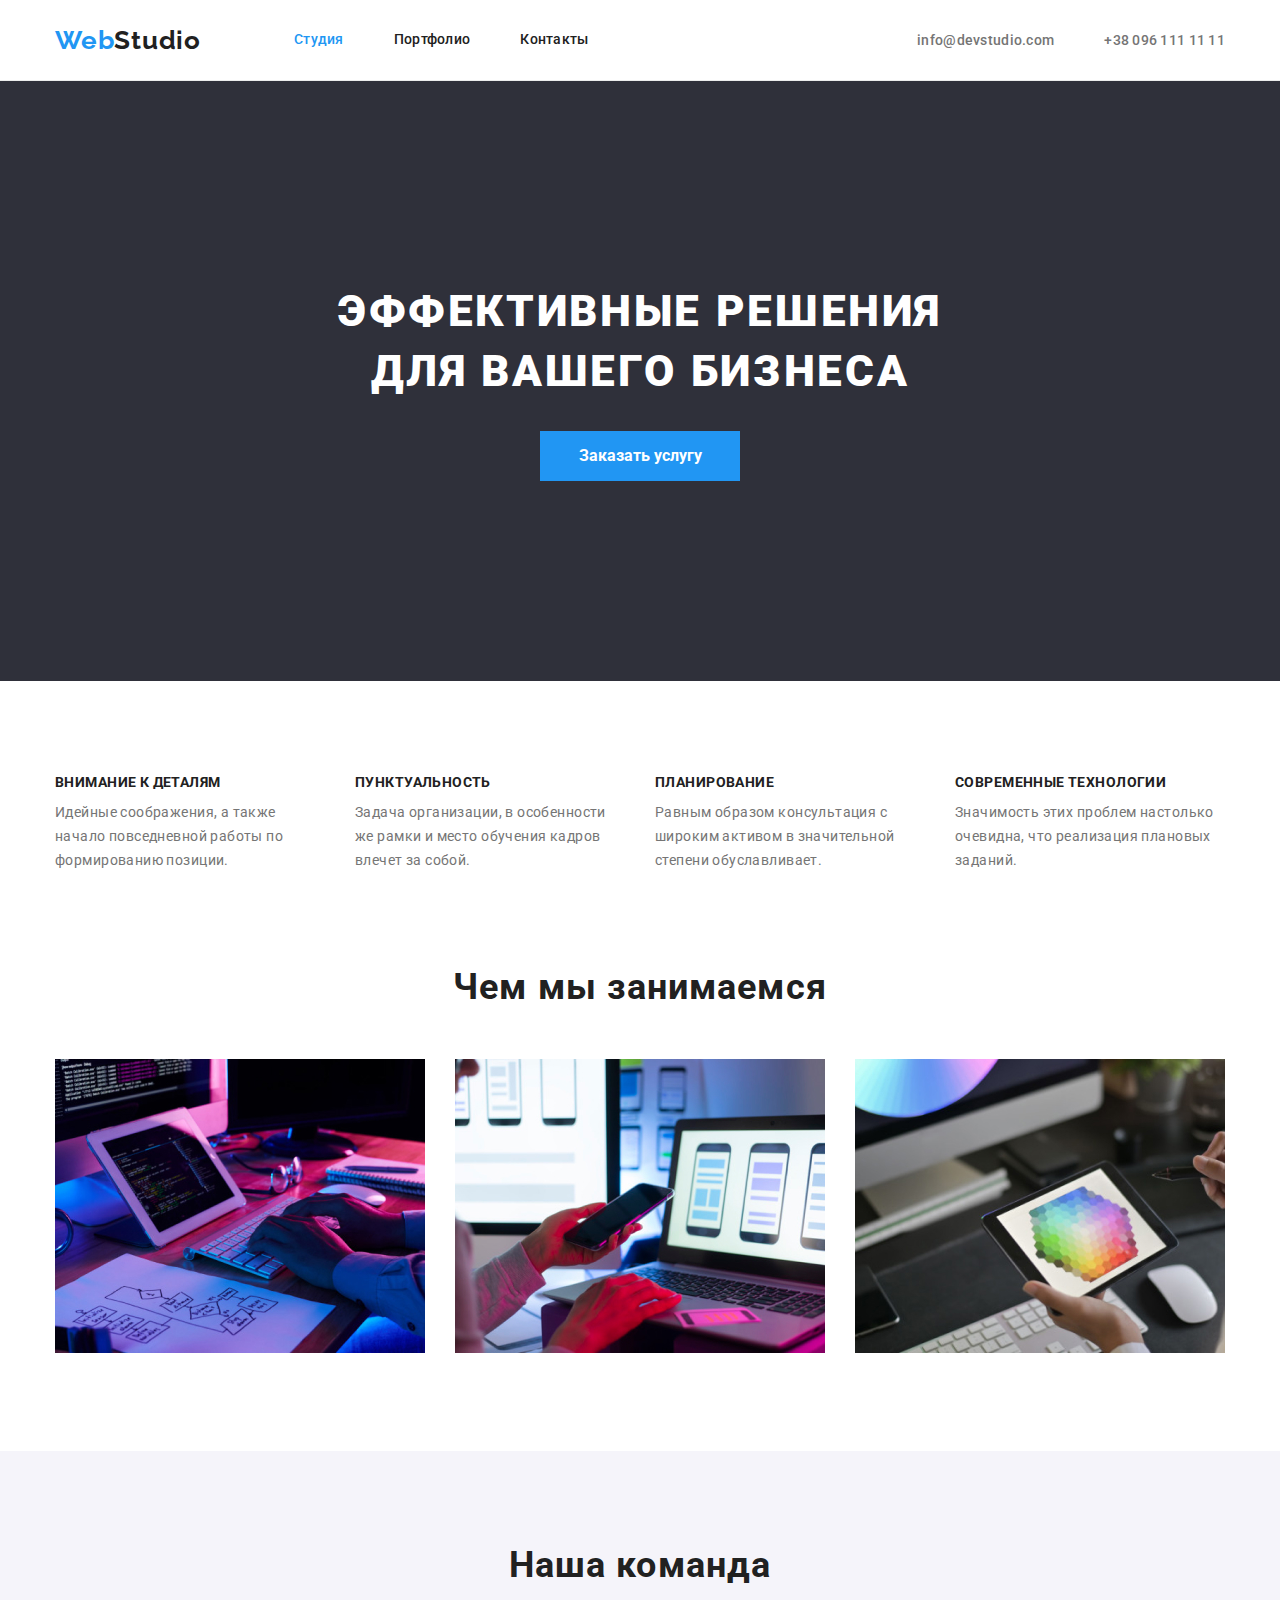
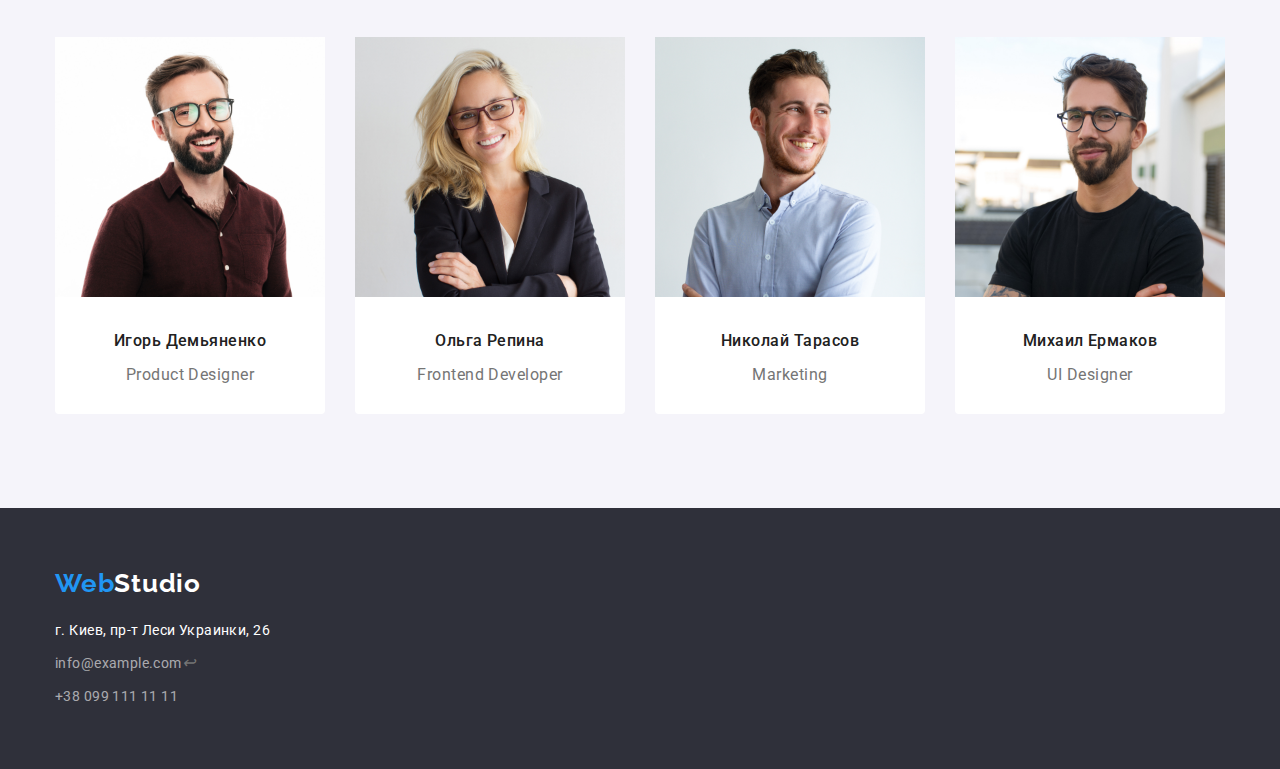
<file: index.html>
<!DOCTYPE html>
<html lang="ru">
  <head>
    <meta charset="UTF-8" />
    <meta http-equiv="X-UA-Compatible" content="IE=edge" />
    <meta name="viewport" content="width=device-width, initial-scale=1.0" />
    <title>Home work #1</title>
    <link
      href="https://fonts.googleapis.com/css2?family=Raleway:wght@700&family=Roboto:wght@400;500;700;900&display=swap"
      rel="stylesheet"
    />
      <link
      rel="stylesheet"
      href="https://cdnjs.cloudflare.com/ajax/libs/modern-normalize/1.1.0/modern-normalize.min.css"
    />
    <link rel="stylesheet" href="./css/styles.css" />
  </head>
  <body>
    <header class="page-header">
        <nav class="conteiner header-nav">
          <a class="logo link" href="./index.html"
            ><span class="logo-accent">Web</span>Studio</a
          >

          <ul class="site-nav list">
            <li class="item"><a href="./index.html" class="link curent">Студия</a></li>
            <li class="item"><a href="./portfolio.html" class="link">Портфолио</a></li>
            <li class="item"><a href="" class="link">Контакты</a></li>
          </ul>
          <ul class="contact-nav  list">
            <li class="item">
              <a href="emailto:info@devstudio.com" class="e-mail-nav"
                >info@devstudio.com</a
              >
            </li>
            <li class="item">
              <a href="tel:+380961111111" class="tel-nav">+38 096 111 11 11</a>
            </li>
          </ul>
        </nav>
    </header>

    <main>
      <section class="hero">
        <h1 class="hero-title">Эффективные решения для вашего бизнеса</h1>
        <button type="button" class="hero-button">Заказать услугу</button>
      </section>
      <section class="section">
        <div class="conteiner">
          <h2 class="section-title block">Наши преимущества</h2>
          <ul class="list feature-list">
          <li class="feature-margine">
            <h3 class="list-title">Внимание к деталям</h3>
            <p class="list-text">
              Идейные соображения, а также начало повседневной работы по
              формированию позиции.
            </p>
          </li>
          <li class="feature-margine">
            <h3 class="list-title">Пунктуальность</h3>
            <p class="list-text">
              Задача организации, в особенности же рамки и место обучения кадров
              влечет за собой.
            </p>
          </li>
          <li class="feature-margine">
            <h3 class="list-title">Планирование</h3>
            <p class="list-text">
              Равным образом консультация с широким активом в значительной
              степени обуславливает.
            </p>
          </li>
          <li class="feature-margine">
            <h3 class="list-title">Современные технологии</h3>
            <p class="list-text">
              Значимость этих проблем настолько очевидна, что реализация
              плановых заданий.
            </p>
          </li>
        </ul>
      </section></div>
        
      <section class="section no-padding">
        <div class="conteiner">
          <h2 class="section-title">Чем мы занимаемся</h2>
        <ul class="pictures list">
          <li class="img-margine">
            <img
              src="./images/quality1.jpg"
              width="370"
              alt="Верстка , скилет , внешнее оформление"
            />
          </li>
          <li class="img-margine">
            <img
              src="./images/quality2.jpg"
              width="370"
              alt="Мобильная разработка"
            />
          </li>
          <li class="img-margine">
            <img src="./images/quality3.jpg" width="370" alt="Стилистика" />
          </li>
        </ul>
      </section>

      <section class="section teams-title">
        <div class="conteiner">
          <h2 class="section-title">Наша команда</h2>
        <ul class="comunity-title list">
          <li class="picture-margine">
            <img class="person"
              src="./images/productdesigner.jpg"
              width="270"
              alt="Дизайнер продукта"
            />
            <div class="posution">
              <h3 class="team-title">Игорь Демьяненко</h3>
              <p class="person-title">Product Designer</p>
            </div>
          </li>
          <li class="picture-margine">
            <img class="person"
              src="./images/frontenddeveloper.jpg"
              width="270"
              alt="Фронтенд-разработчик"
            />
            <div class="posution">
              <h3 class="team-title">Ольга Репина</h3>
              <p class="person-title">Frontend Developer</p>
            </div>
          </li>
          <li class="picture-margine">
            <img class="person"
            src="./images/marketing.jpg" width="270" alt="Маркетинг" />
            <div class="posution">
              <h3 class="team-title">Николай Тарасов</h3>
              <p class="person-title">Marketing</p>
            </div>
          </li>
          <li class="picture-margine">
            <img class="person"
              src="./images/uidesigner.jpg"
              width="270"
              alt="Дизайнер пользовательского интерфейса"
            />
            <div class="posution">
               <h3 class="team-title">Михаил Ермаков</h3>
              <p class="person-title">UI Designer</p>
            </div>
          </li>
        </ul>
        </div>
      </section>
        </div>
    </main>

    <footer class="main-footer ">
      <div class="conteiner">
        <a href="./index.html" class="logo link"
        ><span class="logo-accent">Web</span
        ><span class="logostudia-accent">Studio</span></a
      >
      <address>
        <ul class="list">
          <li class="adress-margin">
            <a
              href="https://www.google.com/maps/d/viewer?mid=10uSM3H-mIU3GznYo2szRIEphczw&hl=en_US&ll=50.42732700000001%2C30.538092&z=17"
              class="map"
              target="_blank"
              rel="noopener noreferrer"
              >г. Киев, пр-т Леси Украинки, 26</a
            >
          </li>
          <li class="contact-margin">
            <a href="mailto:info@example.com" class="footer-info"
              >info@example.com</a
            >↩
          </li>
          <li class="contact-margin">
            <a href="tel:+380991111111" class="footer-info"
              >+38 099 111 11 11</a
            >
          </li>
        </ul>
      </address>
      </div>
    </footer>
  </body>
</html>
</file>
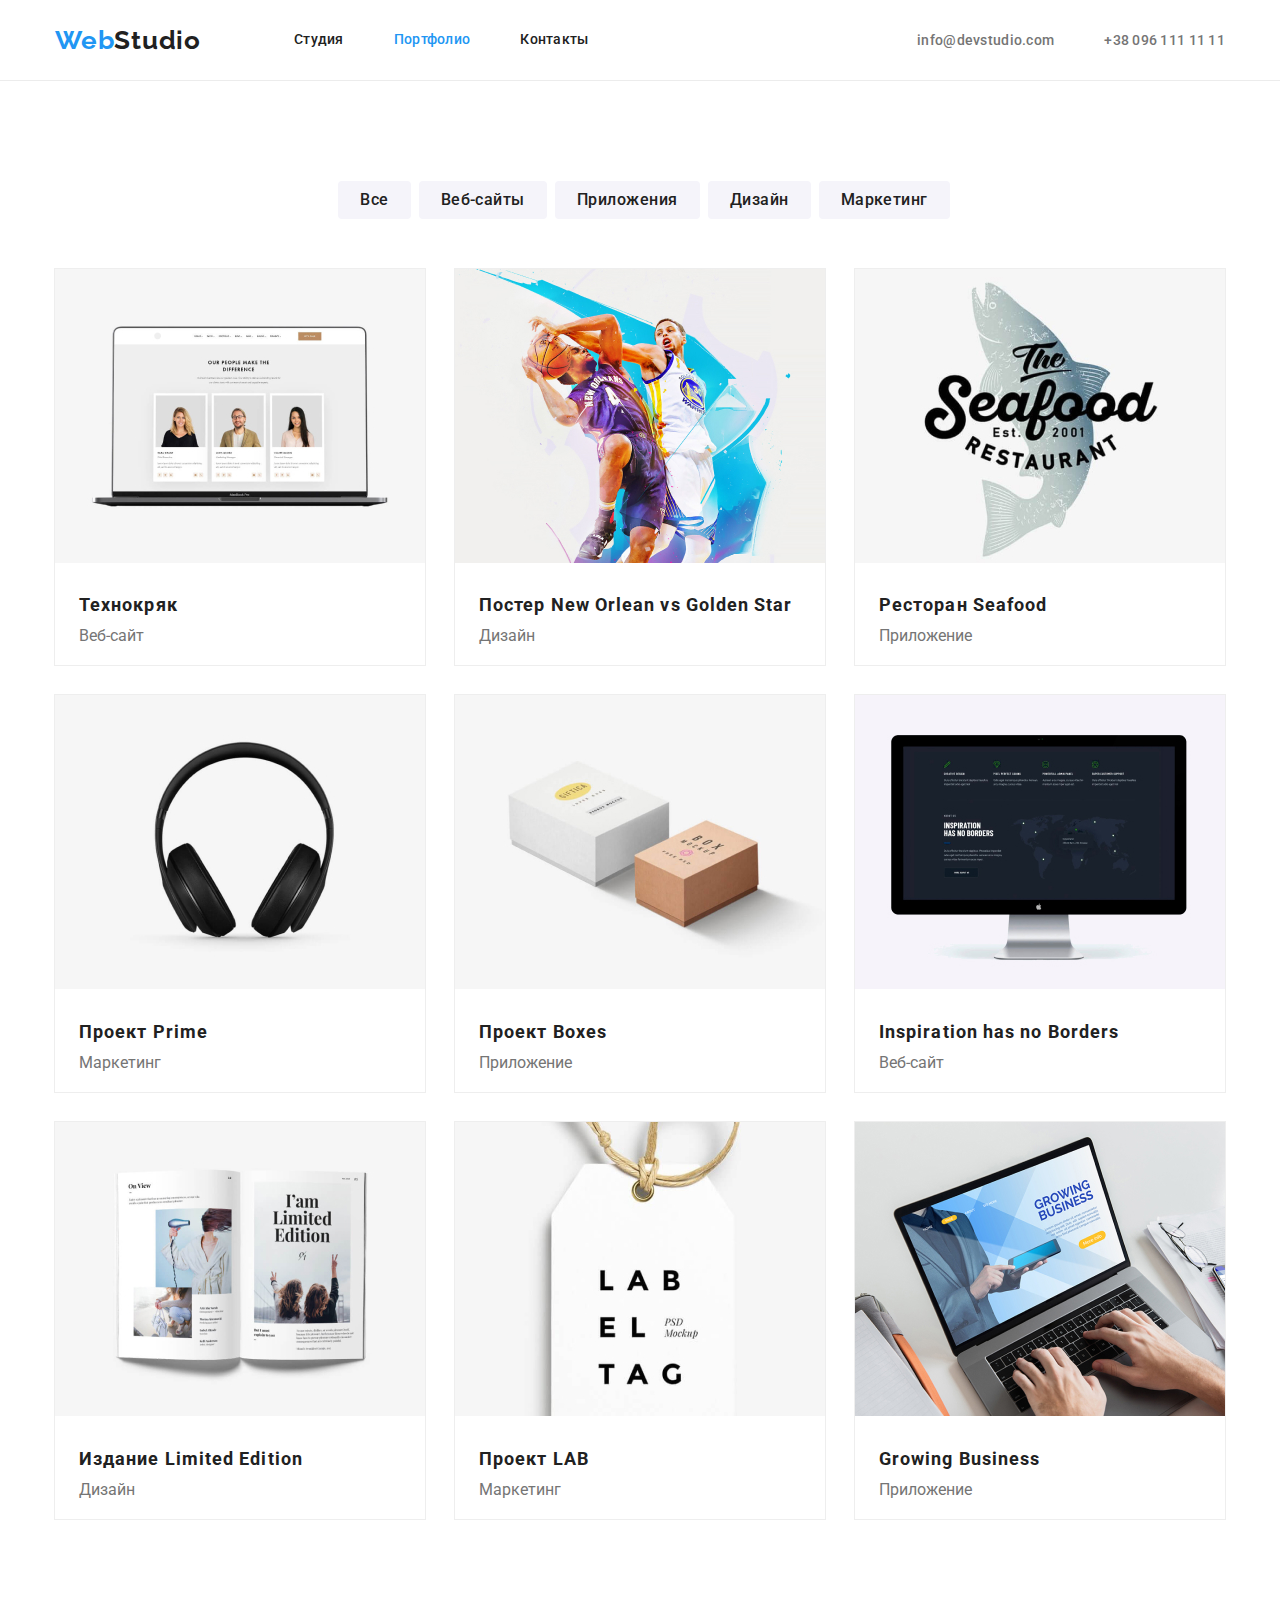
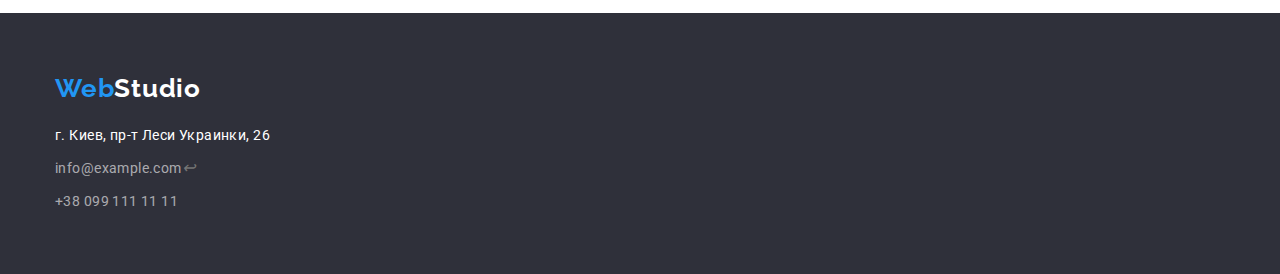
<file: portfolio.html>
<!DOCTYPE html>
<html lang="ru">
  <head>
    <meta charset="UTF-8" />
    <meta http-equiv="X-UA-Compatible" content="IE=edge" />
    <meta name="viewport" content="width=device-width, initial-scale=1.0" />
    <title>Home work #2</title>
    <link
      href="https://fonts.googleapis.com/css2?family=Raleway:wght@700&family=Roboto:wght@400;500;700;900&display=swap"
      rel="stylesheet"
    />
    <link
      rel="stylesheet"
      href="https://cdnjs.cloudflare.com/ajax/libs/modern-normalize/1.1.0/modern-normalize.min.css"
    />

    <link rel="stylesheet" href="./css/styles.css" />
  </head>
  <body>
    <header class="page-header">
      <nav class="conteiner header-nav">
        <a class="logo link" href="./index.html"
          ><span class="logo-accent">Web</span>Studio</a
        >

        <ul class="site-nav list">
          <li class="item">
            <a href="./index.html" class="link">Студия</a>
          </li>
          <li class="item">
            <a href="./portfolio.html" class="link curent">Портфолио</a>
          </li>
          <li class="item"><a href="" class="link">Контакты</a></li>
        </ul>
        <ul class="contact-nav list">
          <li class="item">
            <a href="emailto:info@devstudio.com" class="e-mail-nav"
              >info@devstudio.com</a
            >
          </li>
          <li class="item">
            <a href="tel:+380961111111" class="tel-nav">+38 096 111 11 11</a>
          </li>
        </ul>
      </nav>
    </header>

    <main>
      <section class="all-content">
        <div class="conteiner">
          <h1 class="main-portfolio">Портфолио</h1>
          <ul class="filters list">
            <li class="filter-main">
              <button type="button" class="button-nav">Все</button>
            </li>
            <li class="filter-main">
              <button type="button" class="button-nav">Веб-сайты</button>
            </li>
            <li class="filter-main">
              <button type="button" class="button-nav">Приложения</button>
            </li>
            <li class="filter-main">
              <button type="button" class="button-nav">Дизайн</button>
            </li>
            <li class="filter-main">
              <button type="button" class="button-nav">Маркетинг</button>
            </li>
          </ul>
          <!-- pictures filters -->
          <ul class="portfolio-filters list">
            <li class="project">
              <a href=""></a>
              <img
                class="pictures-filters"
                src="./images/laptop.jpg"
                width="370"
                alt="Ноутбук"
              />
              <div class="project-text">
                <h2 class="project-title">Технокряк</h2>
                <p>Веб-сайт</p>
              </div>
            </li>
            <li class="project">
              <a href=""></a>
              <img
                class="pictures-filters"
                src="./images/poster.jpg"
                width="370"
                alt="постер"
              />
              <div class="project-text">
                <h2 class="project-title">Постер New Orlean vs Golden Star</h2>
                <p>Дизайн</p>
              </div>
            </li>
            <li class="project">
              <a href=""></a>
              <img
                class="pictures-filters"
                src="./images/restaurantlogo.jpg"
                width="370"
                alt="лого ресторана"
              />
              <div class="project-text">
                <h2 class="project-title">Ресторан Seafood</h2>
                <p>Приложение</p>
              </div>
            </li>
            <li class="project">
              <a href=""></a>
              <img
                class="pictures-filters"
                src="./images/headphone.jpg"
                width="370"
                alt="наушники"
              />
              <div class="project-text">
                <h2 class="project-title">Проект Prime</h2>
                <p>Маркетинг</p>
              </div>
            </li>
            <li class="project">
              <a href=""></a>
              <img
                class="pictures-filters"
                src="./images/box.jpg"
                width="370"
                alt="коробки"
              />
              <div class="project-text">
                <h2 class="project-title">Проект Boxes</h2>
                <p>Приложение</p>
              </div>
            </li>
            <li class="project">
              <a href=""></a>
              <img
                class="pictures-filters"
                src="./images/monitor.jpg"
                width="370"
                alt="монитор"
              />
              <div class="project-text">
                <h2 class="project-title">Inspiration has no Borders</h2>
                <p>Веб-сайт</p>
              </div>
            </li>
            <li class="project">
              <a href=""></a>
              <img
                src="./images/magazine.jpg"
                width="370"
                alt="журнал"
                class="pictures-filters"
              />
              <div class="project-text">
                <h2 class="project-title">Издание Limited Edition</h2>
                <p>Дизайн</p>
              </div>
            </li>
            <li class="project">
              <a href=""></a>
              <img
                class="pictures-filters"
                src="./images/projectlogo.jpg"
                width="370"
                alt="лого проекта"
              />
              <div class="project-text">
                <h2 class="project-title">Проект LAB</h2>
                <p>Маркетинг</p>
              </div>
            </li>
            <li class="project">
              <a href=""></a>
              <img
                class="pictures-filters"
                src="./images/site.jpg"
                width="370"
                alt="сайт"
              />
              <div class="project-text">
                <h2 class="project-title">Growing Business</h2>
                <p>Приложение</p>
              </div>
            </li>
          </ul>
        </div>
      </section>
    </main>
    <footer class="main-footer">
      <div class="conteiner">
        <a href="./index.html" class="logo link"
          ><span class="logo-accent">Web</span
          ><span class="logostudia-accent">Studio</span></a
        >
        <address>
          <ul class="list">
            <li class="adress-margin">
              <a
                href="https://www.google.com/maps/d/viewer?mid=10uSM3H-mIU3GznYo2szRIEphczw&hl=en_US&ll=50.42732700000001%2C30.538092&z=17"
                class="map"
                target="_blank"
                rel="noopener noreferrer"
                >г. Киев, пр-т Леси Украинки, 26</a
              >
            </li>
            <li class="contact-margin">
              <a href="mailto:info@example.com" class="footer-info"
                >info@example.com</a
              >↩
            </li>
            <li class="contact-margin">
              <a href="tel:+380991111111" class="footer-info"
                >+38 099 111 11 11</a
              >
            </li>
          </ul>
        </address>
      </div>
    </footer>
  </body>
</html>
</file>
<file: css/styles.css>
:root {
  --primary-text-color: #757575;
  --main-black-color: #212121;
  --accent-color: #2196f3;
  --main-white-color: #ffffff;
  --hero-footer-backgraund-color: #2f303a;
  --section-team-background-color: #f5f4fa;
  --contacts-text-color: rgba(255, 255, 255, 0.6);
}

body {
  background-color: var(--main-white-color);
  color: var(--primary-text-color);
  font-family: Roboto, sans-serif;
}
.list {
  padding: 0;
  margin: 0;
  list-style: none;
}
.block {
  position: absolute;
  width: 1px;
  height: 1px;
  margin: -1px;
  border: 0;
  padding: 0;

  white-space: nowrap;
  clip-path: inset(100%);
  clip: rect(0 0 0 0);
  overflow: hidden;
}
/* reset */
h1,
h2,
h3,
h4,
h5,
p,
ul {
  margin: 0;
  padding: 0;
  border: 0;
  font-size: 100%;
  font: inherit;
  vertical-align: baseline;
}

/* Header */
.page-header {
  border-bottom: 1px solid #ececec;
}

.header-nav {
  display: flex;
  align-items: center;
}
.conteiner {
  margin-left: auto;
  margin-right: auto;
  width: 1200px;
  padding-left: 15px;
  padding-right: 15px;
}
.logo {
  color: var(--main-black-color);
  font-family: "Raleway", cursive;
  font-weight: 700;
  font-size: 26px;
  line-height: 1.19;
  letter-spacing: 0.03em;
  text-decoration: none;
}
.logo-accent {
  color: var(--accent-color);
}
.site-nav {
  display: flex;
  margin-left: 93px;
}
.site-nav .item {
  margin-right: 50px;
}
.site-nav .item:last-child {
  margin-right: 0;
}
.site-nav .link {
  display: block;
  padding-top: 32px;
  padding-bottom: 32px;

  color: var(--main-black-color);
  font-weight: 500;
  font-size: 14px;
  line-height: 1.14;
  letter-spacing: 0.02em;
  text-decoration: none;
}
.site-nav .link:hover,
.site-nav .link:focus {
  color: var(--accent-color);
}
.site-nav .link.curent {
  color: var(--accent-color);
}
.contact-nav a {
  color: var(--primary-text-color);
  font-weight: 500;
  font-size: 14px;
  line-height: 1.14px;
  letter-spacing: 0.02em;
  text-decoration: none;
}
.contact-nav a:hover,
.contact-nav a:focus {
  color: var(--accent-color);
}
.contact-nav {
  display: flex;
  margin-left: auto;
}
.contact-nav .item + .item {
  margin-left: 50px;
}

/* Main
 Эффективные решения для вашего бизнеса */
.hero {
  padding-top: 200px;
  padding-bottom: 200px;
}
.hero-title {
  margin-top: 0px;
  margin-bottom: 30px;
  margin-left: auto;
  margin-right: auto;

  color: var(--main-white-color);
  font-weight: 900;
  font-size: 44px;
  line-height: 1.37;
  text-transform: uppercase;
  letter-spacing: 0.06em;
  text-align: center;
  width: 700px;
}
.hero {
  text-align: center;
  background: var(--hero-footer-backgraund-color);
}
.hero-button {
  width: 200px;
  height: 50px;
  color: var(--main-white-color);
  background: var(--accent-color);
  font-family: inherit;
  font-weight: 700;
  font-size: 16px;
  line-height: 1.9;
  border-width: 0;
}
.section {
  padding-top: 94px;
  padding-bottom: 94px;
}
.feature-list {
  display: flex;
  margin-top: 0;
  margin-bottom: 10;
}
/* Чем занимаемся */
.section-title {
  margin-bottom: 50px;
  margin-top: 0;

  color: var(--main-black-color);
  font-weight: 700;
  font-size: 36px;
  line-height: 1.16;
  letter-spacing: 0.03em;
  text-align: center;
}
/* Наши преимущества */
.feature-list .feature-margine + .feature-margine {
  margin-left: 30px;
}
.list-title {
  margin-top: 0;
  margin-bottom: 10px;

  color: var(--main-black-color);
  font-weight: 700;
  font-size: 14px;
  line-height: 1.14;
  letter-spacing: 0.03em;
  text-transform: uppercase;
}
.list-text {
  margin-top: 10px;
  margin-bottom: 0;
  width: 270px;

  color: var(--primary-text-color);
  font-size: 14px;
  line-height: 1.7;
  letter-spacing: 0.03em;
}

/* cards */
.section.no-padding {
  padding-top: 0;
  padding-bottom: 94px;
}
.pictures {
  display: flex;
}
.pictures .img-margine + .img-margine {
  margin-left: 30px;
}
/* Наша команда */
.teams-title {
  background: var(--section-team-background-color);
}
.comunity-title {
  display: flex;
  margin-right: 30px;
}
.comunity-title .picture-margine + .picture-margine {
  margin-left: 30px;
}
/* .person {
  margin-bottom: 30px;
} */
.person {
  display: block;
}
.posution {
  padding-top: 30px;
  padding-bottom: 30px;
}
.team-title {
  margin-top: 0;
  margin-bottom: 10px;
  text-align: center;

  color: var(--main-black-color);
  font-weight: 500;
  font-size: 16px;
  line-height: 1.8;
  letter-spacing: 0.03em;
}
.person-title {
  margin-top: 0px;
  text-align: center;
  margin-bottom: 0;

  font-size: 16px;
  line-height: 1.18;
  letter-spacing: 0.03em;
}
.picture-margine {
  border-radius: 0px 0px 4px 4px;
  background: var(--main-white-color);
}
/* footer */
.main-footer {
  padding-top: 60px;
  padding-bottom: 60px;

  background: var(--hero-footer-backgraund-color);
  text-decoration: none;
}

.adress-margin {
  margin-top: 20px;
  margin-bottom: 9px;
}
.contact-margin {
  margin-bottom: 9px;
}
.contact-margin:last-child {
  margin-bottom: 0%;
}
.logostudia-accent {
  color: var(--main-white-color);
}
.map {
  color: var(--main-white-color);
  font-size: 14px;
  line-height: 1.71;
  letter-spacing: 0.03em;
  text-decoration: none;
  font-style: normal;
}
.map:hover,
.map:focus {
  color: var(--accent-color);
}
.footer-info {
  color: var(--contacts-text-color);
  font-size: 14px;
  line-height: 1.71;
  letter-spacing: 0.03em;
  text-decoration: none;
  font-style: normal;
}
.footer-info:hover,
.foter-info:focus {
  color: var(--accent-color);
}
/* Portfolio */
.all-content {
  padding-top: 100px;
  padding-bottom: 94px;
}
.main-portfolio {
  margin-top: 0;
  margin-bottom: 0;
  display: none;
}
.button-nav:hover,
.button-nav:focus {
  color: var(--main-white-color);
  background: var(--accent-color);
}
.filters {
  display: flex;
  justify-content: center;
  margin-bottom: 50px;
}
.filter-main {
  margin-left: 8px;
}
.button-nav {
  padding: 6px 22px;
  border-radius: 4px;
  font-family: Roboto, sans-serif;
  border-width: 0;
  color: var(--main-black-color);
  font-weight: 500;
  font-size: 16px;
  line-height: 1.6;
  text-align: center;
  letter-spacing: 0.03em;
  cursor: pointer;
  background: var(--section-team-background-color);
}
/* pictures filters */
.portfolio-filters {
  display: flex;
  flex-wrap: wrap;
  margin-bottom: -30px;
}
.pictures-filters {
}
.project {
  margin-right: 30px;
  margin-bottom: 30px;
  outline: 1px solid #eeeeee;
}
.project:nth-child(3n) {
  margin-right: 0;
}
.project.project:ntn-last-child(-n + 3) {
  margin-bottom: 0;
}

.project-title {
  margin-bottom: 4px;

  font-weight: 700;
  font-size: 18px;
  line-height: 2;
  letter-spacing: 0.06em;
  color: var(--main-black-color);
}
.project-text {
  padding: 20px 24px;
}
</file>
